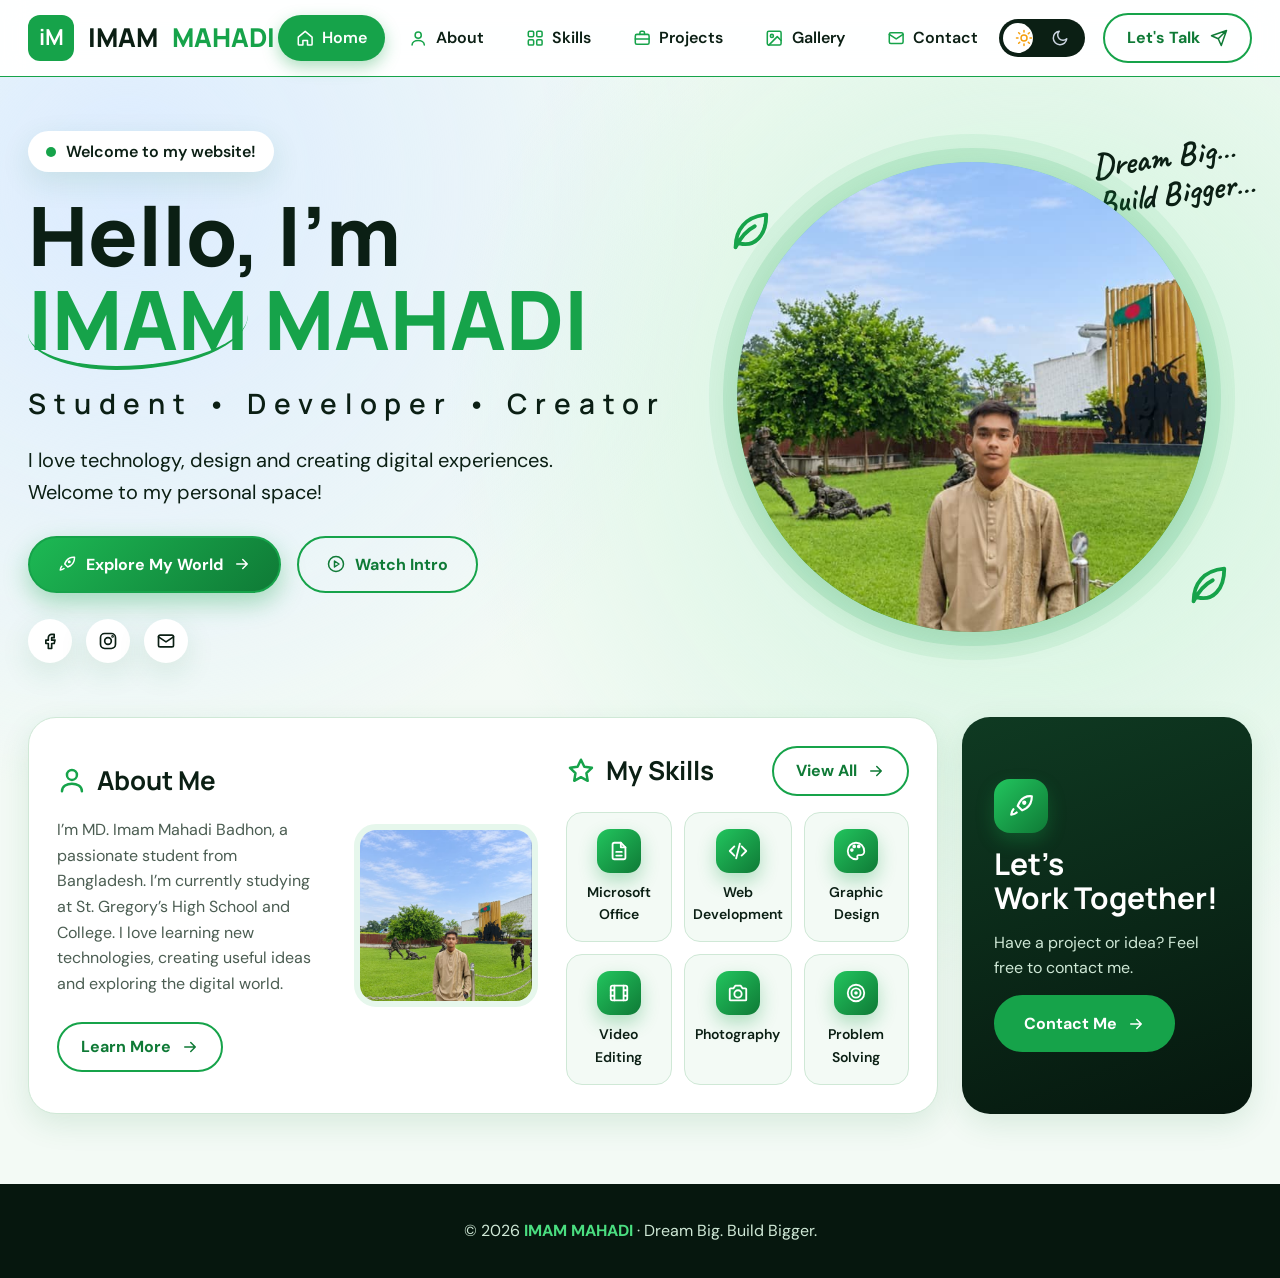
<file: index.html>
<!DOCTYPE html>
<html lang="en"><head><meta charset="UTF-8"><meta name="viewport" content="width=device-width,initial-scale=1">
<title>Home | IMAM MAHADI</title><meta name="description" content="IMAM MAHADI - Student, Developer and Creator from Bangladesh.">
<link rel="icon" href="favicon.svg" type="image/svg+xml">
<link rel="preconnect" href="https://fonts.googleapis.com"><link rel="preconnect" href="https://fonts.gstatic.com" crossorigin>
<link href="https://fonts.googleapis.com/css2?family=Caveat:wght@700&family=DM+Sans:wght@400;500;700&family=Manrope:wght@500;600;700;800&display=swap" rel="stylesheet">
<link rel="stylesheet" href="style.css"><script src="script.js"></script></head><body>
<div id="loader"><span>iM</span></div>
<header><div class="wrap nav"><a href="index.html" class="logo"><b>iM</b>IMAM <em>MAHADI</em></a>
<nav id="menu"><ul><li><a href="index.html" class="on"><svg class="ic " viewBox="0 0 24 24" aria-hidden="true"><path d="M3 10.5 12 3l9 7.5V20a1 1 0 0 1-1 1h-5v-6H9v6H4a1 1 0 0 1-1-1z"/></svg> Home</a></li><li><a href="about.html" class=""><svg class="ic " viewBox="0 0 24 24" aria-hidden="true"><circle cx="12" cy="8" r="4"/><path d="M4 21c0-4 4-6 8-6s8 2 8 6"/></svg> About</a></li><li><a href="skills.html" class=""><svg class="ic " viewBox="0 0 24 24" aria-hidden="true"><rect x="3" y="3" width="7" height="7" rx="1.5"/><rect x="14" y="3" width="7" height="7" rx="1.5"/><rect x="3" y="14" width="7" height="7" rx="1.5"/><rect x="14" y="14" width="7" height="7" rx="1.5"/></svg> Skills</a></li><li><a href="projects.html" class=""><svg class="ic " viewBox="0 0 24 24" aria-hidden="true"><rect x="3" y="7" width="18" height="13" rx="2"/><path d="M9 7V5a2 2 0 0 1 2-2h2a2 2 0 0 1 2 2v2M3 13h18"/></svg> Projects</a></li><li><a href="gallery.html" class=""><svg class="ic " viewBox="0 0 24 24" aria-hidden="true"><rect x="3" y="3" width="18" height="18" rx="2"/><circle cx="9" cy="9" r="2"/><path d="m21 15-5-5L5 21"/></svg> Gallery</a></li><li><a href="contact.html" class=""><svg class="ic " viewBox="0 0 24 24" aria-hidden="true"><rect x="3" y="5" width="18" height="14" rx="2"/><path d="m3 7 9 6 9-6"/></svg> Contact</a></li></ul></nav>
<div class="right"><button class="tog" id="tog" aria-label="Toggle theme"><span class="sun"><svg class="ic " viewBox="0 0 24 24" aria-hidden="true"><circle cx="12" cy="12" r="4"/><path d="M12 2v2M12 20v2M4.9 4.9l1.4 1.4M17.7 17.7l1.4 1.4M2 12h2M20 12h2M4.9 19.1l1.4-1.4M17.7 6.3l1.4-1.4"/></svg></span><span class="moon"><svg class="ic " viewBox="0 0 24 24" aria-hidden="true"><path d="M21 13A9 9 0 1 1 11 3a7 7 0 0 0 10 10z"/></svg></span></button><a href="contact.html" class="btn sm">Let's Talk <svg class="ic " viewBox="0 0 24 24" aria-hidden="true"><path d="m22 2-11 11M22 2l-7 20-4-9-9-4z"/></svg></a><button class="burger" id="burger" aria-label="Menu"><svg class="ic " viewBox="0 0 24 24" aria-hidden="true"><path d="M4 6h16M4 12h16M4 18h16"/></svg></button></div></div></header>
<section class="hero"><div class="wrap"><div class="hero-grid">
<div><span class="pill"><i></i>Welcome to my website!</span>
<h1>Hello, I’m<br><em>IMAM</em> <span style="color:var(--g)">MAHADI</span></h1>
<div class="role">Student • Developer • Creator</div>
<p class="lead">I love technology, design and creating digital experiences. Welcome to my personal space!</p>
<div class="btns"><a class="btn fill" href="projects.html"><svg class="ic " viewBox="0 0 24 24" aria-hidden="true"><path d="M5 15c-1.5 1.5-2 5-2 5s3.5-.5 5-2M12 15l-3-3a22 22 0 0 1 2-4 12 12 0 0 1 11-5c0 3-1 8-5 11a22 22 0 0 1-4 2z"/><circle cx="15" cy="9" r="1"/></svg> Explore My World <svg class="ic " viewBox="0 0 24 24" aria-hidden="true"><path d="M5 12h14m-6-6 6 6-6 6"/></svg></a><a class="btn" href="about.html"><svg class="ic " viewBox="0 0 24 24" aria-hidden="true"><circle cx="12" cy="12" r="10"/><path d="m10 8 6 4-6 4z"/></svg> Watch Intro</a></div>
<div class="soc"><a href="https://facebook.com/share/1BtFcxDUUe/" target="_blank" rel="noopener" aria-label="Facebook"><svg class="ic " viewBox="0 0 24 24" aria-hidden="true"><path d="M14 8h3V4h-3a4 4 0 0 0-4 4v3H7v4h3v6h4v-6h3l1-4h-4V8z"/></svg></a><a href="https://instagram.com/_silencer_475" target="_blank" rel="noopener" aria-label="Instagram"><svg class="ic " viewBox="0 0 24 24" aria-hidden="true"><rect x="3" y="3" width="18" height="18" rx="5"/><circle cx="12" cy="12" r="4"/><circle cx="17.5" cy="6.5" r=".6"/></svg></a><a href="mailto:imammahadi4758@gmail.com" aria-label="Email"><svg class="ic " viewBox="0 0 24 24" aria-hidden="true"><rect x="3" y="5" width="18" height="14" rx="2"/><path d="m3 7 9 6 9-6"/></svg></a></div></div>
<div class="photo"><div class="quote">Dream Big…<br>Build Bigger…</div><span class="leaf" style="left:6%;top:12%"><svg class="ic " viewBox="0 0 24 24" aria-hidden="true"><path d="M5 21c0-9 5-16 16-17 0 11-6 17-14 15M5 21c3-6 6-9 10-11"/></svg></span><span class="leaf" style="right:4%;bottom:14%;animation-delay:1.5s"><svg class="ic " viewBox="0 0 24 24" aria-hidden="true"><path d="M5 21c0-9 5-16 16-17 0 11-6 17-14 15M5 21c3-6 6-9 10-11"/></svg></span>
<div class="circle"><img src="profile.jpg" alt="Imam Mahadi"></div></div></div>
<div class="dash">
<div class="panel big rv"><div><div class="ttl"><h2><svg class="ic " viewBox="0 0 24 24" aria-hidden="true"><circle cx="12" cy="8" r="4"/><path d="M4 21c0-4 4-6 8-6s8 2 8 6"/></svg> About Me</h2></div><p class="mut">I’m MD. Imam Mahadi Badhon, a passionate student from Bangladesh. I’m currently studying at St. Gregory’s High School and College. I love learning new technologies, creating useful ideas and exploring the digital world.</p><br><a class="btn sm" href="about.html">Learn More <svg class="ic " viewBox="0 0 24 24" aria-hidden="true"><path d="M5 12h14m-6-6 6 6-6 6"/></svg></a></div>
<img src="profile.jpg" alt="Mahadi">
<div><div class="ttl"><h2><svg class="ic " viewBox="0 0 24 24" aria-hidden="true"><path d="m12 3 2.7 5.6 6.1.9-4.4 4.3 1 6.1L12 17l-5.4 2.9 1-6.1L3.2 9.5l6.1-.9z"/></svg> My Skills</h2><a class="btn sm" href="skills.html">View All <svg class="ic " viewBox="0 0 24 24" aria-hidden="true"><path d="M5 12h14m-6-6 6 6-6 6"/></svg></a></div><div class="sk6"><div><span class="bdg sm"><svg class="ic " viewBox="0 0 24 24" aria-hidden="true"><path d="M14 3H7a2 2 0 0 0-2 2v14a2 2 0 0 0 2 2h10a2 2 0 0 0 2-2V8z"/><path d="M14 3v5h5M9 13h6M9 17h6"/></svg></span>Microsoft Office</div><div><span class="bdg sm"><svg class="ic " viewBox="0 0 24 24" aria-hidden="true"><path d="m8 7-5 5 5 5M16 7l5 5-5 5M14 4l-4 16"/></svg></span>Web Development</div><div><span class="bdg sm"><svg class="ic " viewBox="0 0 24 24" aria-hidden="true"><path d="M12 3a9 9 0 1 0 0 18c1.5 0 2-1 1.5-2-.6-1.2.2-2.5 1.5-2.5H17a4 4 0 0 0 4-4C21 6.5 17 3 12 3z"/><circle cx="7.5" cy="11" r="1"/><circle cx="10" cy="7" r="1"/><circle cx="15" cy="7" r="1"/></svg></span>Graphic Design</div><div><span class="bdg sm"><svg class="ic " viewBox="0 0 24 24" aria-hidden="true"><rect x="3" y="4" width="18" height="16" rx="2"/><path d="M7 4v16M17 4v16M3 9h4M3 15h4M17 9h4M17 15h4"/></svg></span>Video Editing</div><div><span class="bdg sm"><svg class="ic " viewBox="0 0 24 24" aria-hidden="true"><path d="M4 7h3l2-3h6l2 3h3a1 1 0 0 1 1 1v11a1 1 0 0 1-1 1H4a1 1 0 0 1-1-1V8a1 1 0 0 1 1-1z"/><circle cx="12" cy="13" r="4"/></svg></span>Photography</div><div><span class="bdg sm"><svg class="ic " viewBox="0 0 24 24" aria-hidden="true"><circle cx="12" cy="12" r="9"/><circle cx="12" cy="12" r="5"/><circle cx="12" cy="12" r="1"/></svg></span>Problem Solving</div></div></div></div>
<div class="cta rv"><span class="bdg"><svg class="ic " viewBox="0 0 24 24" aria-hidden="true"><path d="M5 15c-1.5 1.5-2 5-2 5s3.5-.5 5-2M12 15l-3-3a22 22 0 0 1 2-4 12 12 0 0 1 11-5c0 3-1 8-5 11a22 22 0 0 1-4 2z"/><circle cx="15" cy="9" r="1"/></svg></span><h2>Let’s<br>Work Together!</h2><p>Have a project or idea? Feel free to contact me.</p><a class="btn" href="contact.html">Contact Me <svg class="ic " viewBox="0 0 24 24" aria-hidden="true"><path d="M5 12h14m-6-6 6 6-6 6"/></svg></a></div>
</div></div></section>
<footer><p>© 2026 <strong>IMAM MAHADI</strong> · Dream Big. Build Bigger.</p></footer></body></html>
</file>
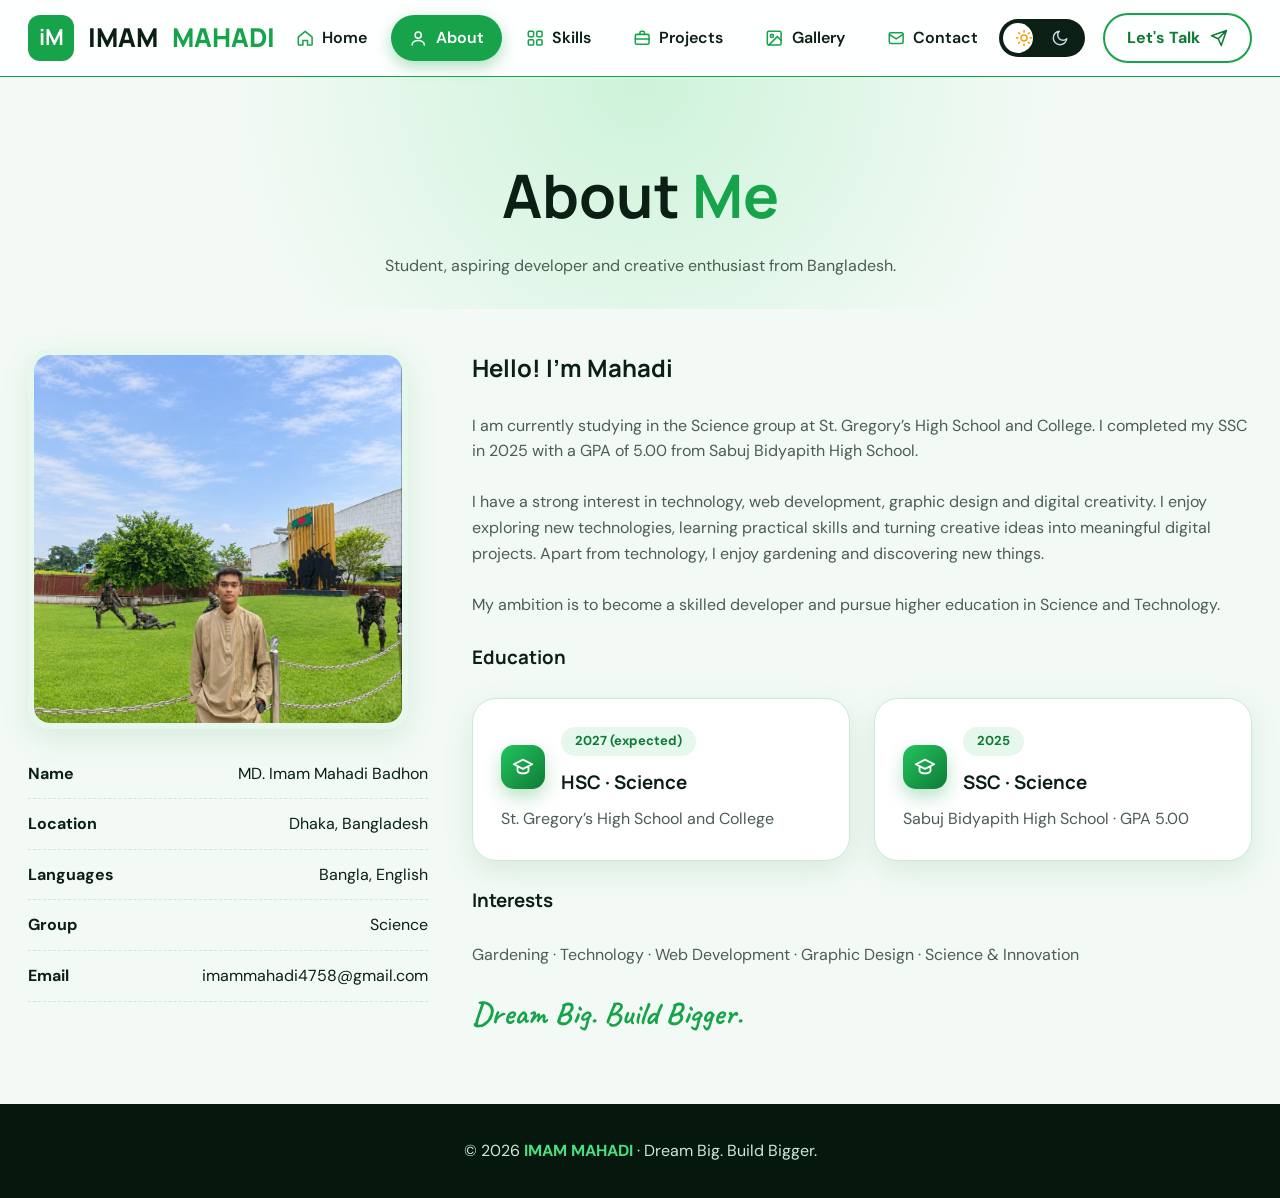
<file: about.html>
<!DOCTYPE html>
<html lang="en"><head><meta charset="UTF-8"><meta name="viewport" content="width=device-width,initial-scale=1">
<title>About | IMAM MAHADI</title><meta name="description" content="IMAM MAHADI - Student, Developer and Creator from Bangladesh.">
<link rel="icon" href="favicon.svg" type="image/svg+xml">
<link rel="preconnect" href="https://fonts.googleapis.com"><link rel="preconnect" href="https://fonts.gstatic.com" crossorigin>
<link href="https://fonts.googleapis.com/css2?family=Caveat:wght@700&family=DM+Sans:wght@400;500;700&family=Manrope:wght@500;600;700;800&display=swap" rel="stylesheet">
<link rel="stylesheet" href="style.css"><script src="script.js"></script><style>
.about-img{display:block;width:100%;max-width:380px;aspect-ratio:1;object-fit:cover;object-position:50% 58%;border-radius:22px;border:6px solid var(--gl);box-shadow:var(--sh)}
.two>*{min-width:0}
@media(min-width:1101px){.two{grid-template-columns:minmax(0,400px) minmax(0,1fr)}}
@media(max-width:1100px){.about-img{margin:0 auto}}
</style>
</head><body>
<div id="loader"><span>iM</span></div>
<header><div class="wrap nav"><a href="index.html" class="logo"><b>iM</b>IMAM <em>MAHADI</em></a>
<nav id="menu"><ul><li><a href="index.html" class=""><svg class="ic " viewBox="0 0 24 24" aria-hidden="true"><path d="M3 10.5 12 3l9 7.5V20a1 1 0 0 1-1 1h-5v-6H9v6H4a1 1 0 0 1-1-1z"/></svg> Home</a></li><li><a href="about.html" class="on"><svg class="ic " viewBox="0 0 24 24" aria-hidden="true"><circle cx="12" cy="8" r="4"/><path d="M4 21c0-4 4-6 8-6s8 2 8 6"/></svg> About</a></li><li><a href="skills.html" class=""><svg class="ic " viewBox="0 0 24 24" aria-hidden="true"><rect x="3" y="3" width="7" height="7" rx="1.5"/><rect x="14" y="3" width="7" height="7" rx="1.5"/><rect x="3" y="14" width="7" height="7" rx="1.5"/><rect x="14" y="14" width="7" height="7" rx="1.5"/></svg> Skills</a></li><li><a href="projects.html" class=""><svg class="ic " viewBox="0 0 24 24" aria-hidden="true"><rect x="3" y="7" width="18" height="13" rx="2"/><path d="M9 7V5a2 2 0 0 1 2-2h2a2 2 0 0 1 2 2v2M3 13h18"/></svg> Projects</a></li><li><a href="gallery.html" class=""><svg class="ic " viewBox="0 0 24 24" aria-hidden="true"><rect x="3" y="3" width="18" height="18" rx="2"/><circle cx="9" cy="9" r="2"/><path d="m21 15-5-5L5 21"/></svg> Gallery</a></li><li><a href="contact.html" class=""><svg class="ic " viewBox="0 0 24 24" aria-hidden="true"><rect x="3" y="5" width="18" height="14" rx="2"/><path d="m3 7 9 6 9-6"/></svg> Contact</a></li></ul></nav>
<div class="right"><button class="tog" id="tog" aria-label="Toggle theme"><span class="sun"><svg class="ic " viewBox="0 0 24 24" aria-hidden="true"><circle cx="12" cy="12" r="4"/><path d="M12 2v2M12 20v2M4.9 4.9l1.4 1.4M17.7 17.7l1.4 1.4M2 12h2M20 12h2M4.9 19.1l1.4-1.4M17.7 6.3l1.4-1.4"/></svg></span><span class="moon"><svg class="ic " viewBox="0 0 24 24" aria-hidden="true"><path d="M21 13A9 9 0 1 1 11 3a7 7 0 0 0 10 10z"/></svg></span></button><a href="contact.html" class="btn sm">Let's Talk <svg class="ic " viewBox="0 0 24 24" aria-hidden="true"><path d="m22 2-11 11M22 2l-7 20-4-9-9-4z"/></svg></a><button class="burger" id="burger" aria-label="Menu"><svg class="ic " viewBox="0 0 24 24" aria-hidden="true"><path d="M4 6h16M4 12h16M4 18h16"/></svg></button></div></div></header>
<div class="page-head"><div class="wrap"><h1>About <em>Me</em></h1><p>Student, aspiring developer and creative enthusiast from Bangladesh.</p></div></div><section class="s"><div class="wrap two">
<div class="rv"><img class="about-img" src="profile.jpg" alt="Imam Mahadi"><ul class="info" style="margin-top:20px">
<li><b>Name</b><span>MD. Imam Mahadi Badhon</span></li><li><b>Location</b><span>Dhaka, Bangladesh</span></li><li><b>Languages</b><span>Bangla, English</span></li><li><b>Group</b><span>Science</span></li><li><b>Email</b><span>imammahadi4758@gmail.com</span></li></ul></div>
<div class="rv"><h2>Hello! I’m Mahadi</h2><br><p class="mut">I am currently studying in the Science group at St. Gregory’s High School and College. I completed my SSC in 2025 with a GPA of 5.00 from Sabuj Bidyapith High School.</p><br>
<p class="mut">I have a strong interest in technology, web development, graphic design and digital creativity. I enjoy exploring new technologies, learning practical skills and turning creative ideas into meaningful digital projects. Apart from technology, I enjoy gardening and discovering new things.</p><br>
<p class="mut">My ambition is to become a skilled developer and pursue higher education in Science and Technology.</p><br>
<h3>Education</h3><br><div class="grid">
<div class="card"><div class="row"><span class="bdg sm"><svg class="ic " viewBox="0 0 24 24" aria-hidden="true"><path d="m2 9 10-5 10 5-10 5zM6 11v5c0 1.5 3 3 6 3s6-1.5 6-3v-5"/></svg></span><div><span class="tag">2027 (expected)</span><h3>HSC · Science</h3></div></div><p>St. Gregory’s High School and College</p></div>
<div class="card"><div class="row"><span class="bdg sm"><svg class="ic " viewBox="0 0 24 24" aria-hidden="true"><path d="m2 9 10-5 10 5-10 5zM6 11v5c0 1.5 3 3 6 3s6-1.5 6-3v-5"/></svg></span><div><span class="tag">2025</span><h3>SSC · Science</h3></div></div><p>Sabuj Bidyapith High School · GPA 5.00</p></div></div><br>
<h3>Interests</h3><br><p class="mut">Gardening · Technology · Web Development · Graphic Design · Science &amp; Innovation</p><br>
<p style="font:700 32px Caveat;color:var(--g)">Dream Big. Build Bigger.</p></div></div></section>
<footer><p>© 2026 <strong>IMAM MAHADI</strong> · Dream Big. Build Bigger.</p></footer></body></html>
</file>
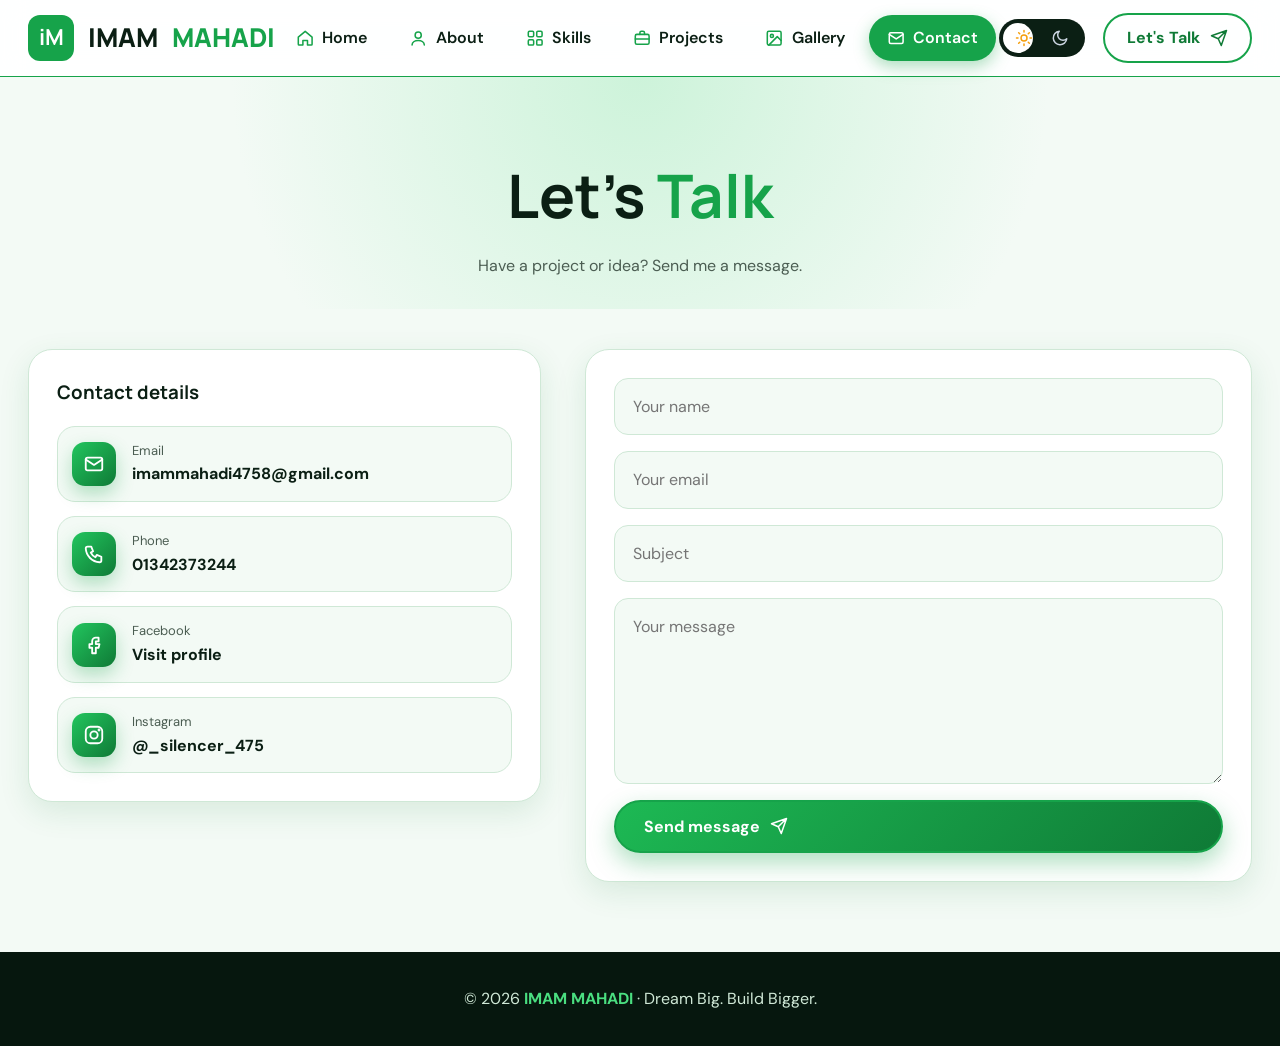
<file: contact.html>
<!DOCTYPE html>
<html lang="en"><head><meta charset="UTF-8"><meta name="viewport" content="width=device-width,initial-scale=1">
<title>Contact | IMAM MAHADI</title><meta name="description" content="IMAM MAHADI - Student, Developer and Creator from Bangladesh.">
<link rel="icon" href="favicon.svg" type="image/svg+xml">
<link rel="preconnect" href="https://fonts.googleapis.com"><link rel="preconnect" href="https://fonts.gstatic.com" crossorigin>
<link href="https://fonts.googleapis.com/css2?family=Caveat:wght@700&family=DM+Sans:wght@400;500;700&family=Manrope:wght@500;600;700;800&display=swap" rel="stylesheet">
<link rel="stylesheet" href="style.css"><script src="script.js"></script></head><body>
<div id="loader"><span>iM</span></div>
<header><div class="wrap nav"><a href="index.html" class="logo"><b>iM</b>IMAM <em>MAHADI</em></a>
<nav id="menu"><ul><li><a href="index.html" class=""><svg class="ic " viewBox="0 0 24 24" aria-hidden="true"><path d="M3 10.5 12 3l9 7.5V20a1 1 0 0 1-1 1h-5v-6H9v6H4a1 1 0 0 1-1-1z"/></svg> Home</a></li><li><a href="about.html" class=""><svg class="ic " viewBox="0 0 24 24" aria-hidden="true"><circle cx="12" cy="8" r="4"/><path d="M4 21c0-4 4-6 8-6s8 2 8 6"/></svg> About</a></li><li><a href="skills.html" class=""><svg class="ic " viewBox="0 0 24 24" aria-hidden="true"><rect x="3" y="3" width="7" height="7" rx="1.5"/><rect x="14" y="3" width="7" height="7" rx="1.5"/><rect x="3" y="14" width="7" height="7" rx="1.5"/><rect x="14" y="14" width="7" height="7" rx="1.5"/></svg> Skills</a></li><li><a href="projects.html" class=""><svg class="ic " viewBox="0 0 24 24" aria-hidden="true"><rect x="3" y="7" width="18" height="13" rx="2"/><path d="M9 7V5a2 2 0 0 1 2-2h2a2 2 0 0 1 2 2v2M3 13h18"/></svg> Projects</a></li><li><a href="gallery.html" class=""><svg class="ic " viewBox="0 0 24 24" aria-hidden="true"><rect x="3" y="3" width="18" height="18" rx="2"/><circle cx="9" cy="9" r="2"/><path d="m21 15-5-5L5 21"/></svg> Gallery</a></li><li><a href="contact.html" class="on"><svg class="ic " viewBox="0 0 24 24" aria-hidden="true"><rect x="3" y="5" width="18" height="14" rx="2"/><path d="m3 7 9 6 9-6"/></svg> Contact</a></li></ul></nav>
<div class="right"><button class="tog" id="tog" aria-label="Toggle theme"><span class="sun"><svg class="ic " viewBox="0 0 24 24" aria-hidden="true"><circle cx="12" cy="12" r="4"/><path d="M12 2v2M12 20v2M4.9 4.9l1.4 1.4M17.7 17.7l1.4 1.4M2 12h2M20 12h2M4.9 19.1l1.4-1.4M17.7 6.3l1.4-1.4"/></svg></span><span class="moon"><svg class="ic " viewBox="0 0 24 24" aria-hidden="true"><path d="M21 13A9 9 0 1 1 11 3a7 7 0 0 0 10 10z"/></svg></span></button><a href="contact.html" class="btn sm">Let's Talk <svg class="ic " viewBox="0 0 24 24" aria-hidden="true"><path d="m22 2-11 11M22 2l-7 20-4-9-9-4z"/></svg></a><button class="burger" id="burger" aria-label="Menu"><svg class="ic " viewBox="0 0 24 24" aria-hidden="true"><path d="M4 6h16M4 12h16M4 18h16"/></svg></button></div></div></header>
<div class="page-head"><div class="wrap"><h1>Let’s <em>Talk</em></h1><p>Have a project or idea? Send me a message.</p></div></div><section class="s"><div class="wrap two"><div class="card rv"><h3 style="margin-bottom:18px">Contact details</h3><ul class="ci">
<li><span class="bdg sm"><svg class="ic " viewBox="0 0 24 24" aria-hidden="true"><rect x="3" y="5" width="18" height="14" rx="2"/><path d="m3 7 9 6 9-6"/></svg></span><div><small>Email</small><a href="mailto:imammahadi4758@gmail.com">imammahadi4758@gmail.com</a></div></li>
<li><span class="bdg sm"><svg class="ic " viewBox="0 0 24 24" aria-hidden="true"><path d="M5 4h4l2 5-2.5 1.5a11 11 0 0 0 5 5L15 13l5 2v4a2 2 0 0 1-2 2A16 16 0 0 1 3 6a2 2 0 0 1 2-2z"/></svg></span><div><small>Phone</small><a href="tel:01342373244">01342373244</a></div></li>
<li><span class="bdg sm"><svg class="ic " viewBox="0 0 24 24" aria-hidden="true"><path d="M14 8h3V4h-3a4 4 0 0 0-4 4v3H7v4h3v6h4v-6h3l1-4h-4V8z"/></svg></span><div><small>Facebook</small><a href="https://facebook.com/share/1BtFcxDUUe/" target="_blank" rel="noopener">Visit profile</a></div></li>
<li><span class="bdg sm"><svg class="ic " viewBox="0 0 24 24" aria-hidden="true"><rect x="3" y="3" width="18" height="18" rx="5"/><circle cx="12" cy="12" r="4"/><circle cx="17.5" cy="6.5" r=".6"/></svg></span><div><small>Instagram</small><a href="https://instagram.com/_silencer_475" target="_blank" rel="noopener">@_silencer_475</a></div></li></ul></div>
<form id="cf" class="card rv"><input name="name" placeholder="Your name" required><input name="email" type="email" placeholder="Your email" required><input name="subject" placeholder="Subject"><textarea name="message" rows="6" placeholder="Your message" required></textarea><button class="btn fill" type="submit">Send message <svg class="ic " viewBox="0 0 24 24" aria-hidden="true"><path d="m22 2-11 11M22 2l-7 20-4-9-9-4z"/></svg></button></form></div></section>
<footer><p>© 2026 <strong>IMAM MAHADI</strong> · Dream Big. Build Bigger.</p></footer></body></html>
</file>
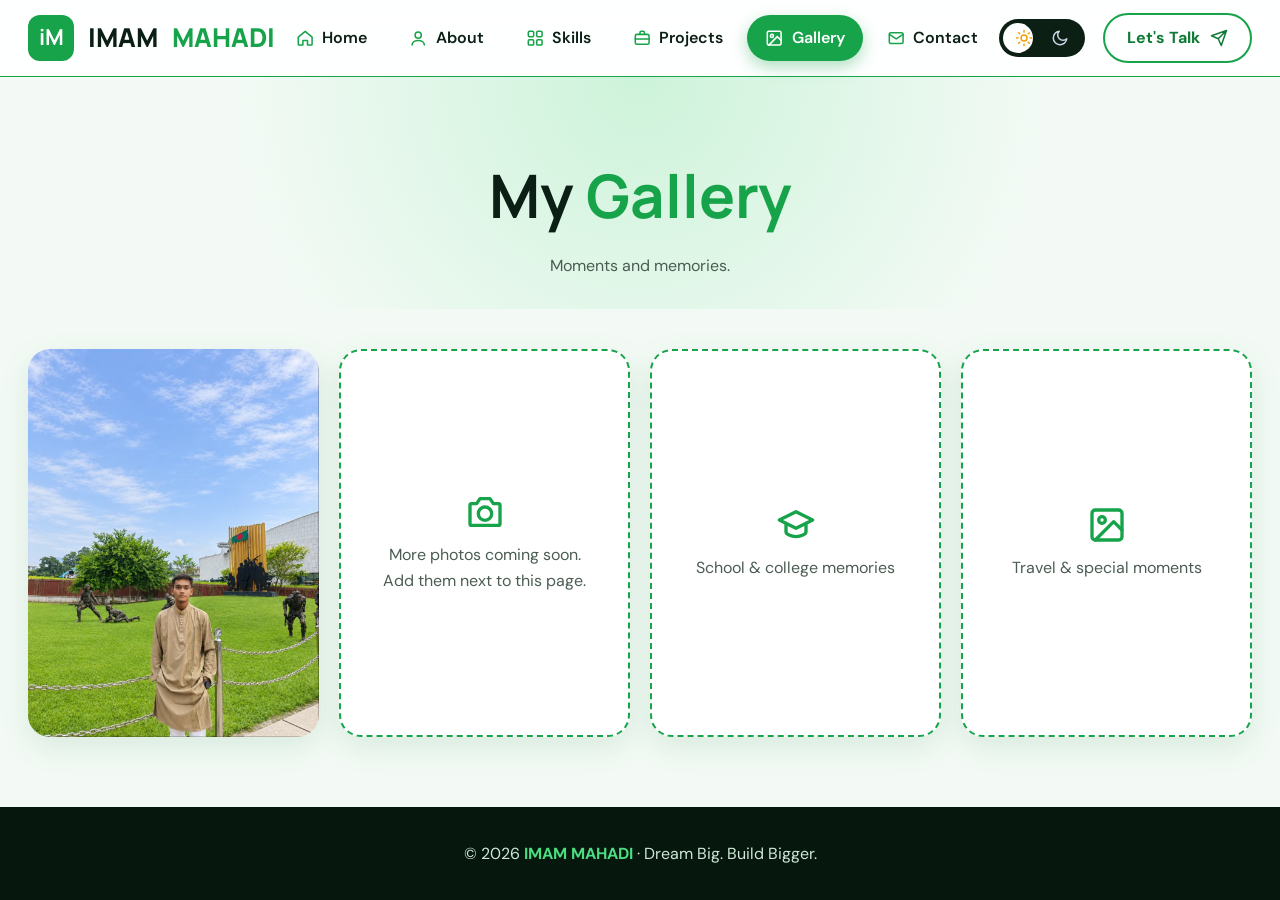
<file: gallery.html>
<!DOCTYPE html>
<html lang="en"><head><meta charset="UTF-8"><meta name="viewport" content="width=device-width,initial-scale=1">
<title>Gallery | IMAM MAHADI</title><meta name="description" content="IMAM MAHADI - Student, Developer and Creator from Bangladesh.">
<link rel="icon" href="favicon.svg" type="image/svg+xml">
<link rel="preconnect" href="https://fonts.googleapis.com"><link rel="preconnect" href="https://fonts.gstatic.com" crossorigin>
<link href="https://fonts.googleapis.com/css2?family=Caveat:wght@700&family=DM+Sans:wght@400;500;700&family=Manrope:wght@500;600;700;800&display=swap" rel="stylesheet">
<link rel="stylesheet" href="style.css"><script src="script.js"></script></head><body>
<div id="loader"><span>iM</span></div>
<header><div class="wrap nav"><a href="index.html" class="logo"><b>iM</b>IMAM <em>MAHADI</em></a>
<nav id="menu"><ul><li><a href="index.html" class=""><svg class="ic " viewBox="0 0 24 24" aria-hidden="true"><path d="M3 10.5 12 3l9 7.5V20a1 1 0 0 1-1 1h-5v-6H9v6H4a1 1 0 0 1-1-1z"/></svg> Home</a></li><li><a href="about.html" class=""><svg class="ic " viewBox="0 0 24 24" aria-hidden="true"><circle cx="12" cy="8" r="4"/><path d="M4 21c0-4 4-6 8-6s8 2 8 6"/></svg> About</a></li><li><a href="skills.html" class=""><svg class="ic " viewBox="0 0 24 24" aria-hidden="true"><rect x="3" y="3" width="7" height="7" rx="1.5"/><rect x="14" y="3" width="7" height="7" rx="1.5"/><rect x="3" y="14" width="7" height="7" rx="1.5"/><rect x="14" y="14" width="7" height="7" rx="1.5"/></svg> Skills</a></li><li><a href="projects.html" class=""><svg class="ic " viewBox="0 0 24 24" aria-hidden="true"><rect x="3" y="7" width="18" height="13" rx="2"/><path d="M9 7V5a2 2 0 0 1 2-2h2a2 2 0 0 1 2 2v2M3 13h18"/></svg> Projects</a></li><li><a href="gallery.html" class="on"><svg class="ic " viewBox="0 0 24 24" aria-hidden="true"><rect x="3" y="3" width="18" height="18" rx="2"/><circle cx="9" cy="9" r="2"/><path d="m21 15-5-5L5 21"/></svg> Gallery</a></li><li><a href="contact.html" class=""><svg class="ic " viewBox="0 0 24 24" aria-hidden="true"><rect x="3" y="5" width="18" height="14" rx="2"/><path d="m3 7 9 6 9-6"/></svg> Contact</a></li></ul></nav>
<div class="right"><button class="tog" id="tog" aria-label="Toggle theme"><span class="sun"><svg class="ic " viewBox="0 0 24 24" aria-hidden="true"><circle cx="12" cy="12" r="4"/><path d="M12 2v2M12 20v2M4.9 4.9l1.4 1.4M17.7 17.7l1.4 1.4M2 12h2M20 12h2M4.9 19.1l1.4-1.4M17.7 6.3l1.4-1.4"/></svg></span><span class="moon"><svg class="ic " viewBox="0 0 24 24" aria-hidden="true"><path d="M21 13A9 9 0 1 1 11 3a7 7 0 0 0 10 10z"/></svg></span></button><a href="contact.html" class="btn sm">Let's Talk <svg class="ic " viewBox="0 0 24 24" aria-hidden="true"><path d="m22 2-11 11M22 2l-7 20-4-9-9-4z"/></svg></a><button class="burger" id="burger" aria-label="Menu"><svg class="ic " viewBox="0 0 24 24" aria-hidden="true"><path d="M4 6h16M4 12h16M4 18h16"/></svg></button></div></div></header>
<div class="page-head"><div class="wrap"><h1>My <em>Gallery</em></h1><p>Moments and memories.</p></div></div><section class="s"><div class="wrap"><div class="gal"><img class="rv" src="profile.jpg" alt="Mahadi"><div class="ph rv"><svg class="ic " viewBox="0 0 24 24" aria-hidden="true"><path d="M4 7h3l2-3h6l2 3h3a1 1 0 0 1 1 1v11a1 1 0 0 1-1 1H4a1 1 0 0 1-1-1V8a1 1 0 0 1 1-1z"/><circle cx="12" cy="13" r="4"/></svg><span>More photos coming soon.<br>Add them next to this page.</span></div><div class="ph rv"><svg class="ic " viewBox="0 0 24 24" aria-hidden="true"><path d="m2 9 10-5 10 5-10 5zM6 11v5c0 1.5 3 3 6 3s6-1.5 6-3v-5"/></svg><span>School &amp; college memories</span></div><div class="ph rv"><svg class="ic " viewBox="0 0 24 24" aria-hidden="true"><rect x="3" y="3" width="18" height="18" rx="2"/><circle cx="9" cy="9" r="2"/><path d="m21 15-5-5L5 21"/></svg><span>Travel &amp; special moments</span></div></div></div></section>
<footer><p>© 2026 <strong>IMAM MAHADI</strong> · Dream Big. Build Bigger.</p></footer></body></html>
</file>
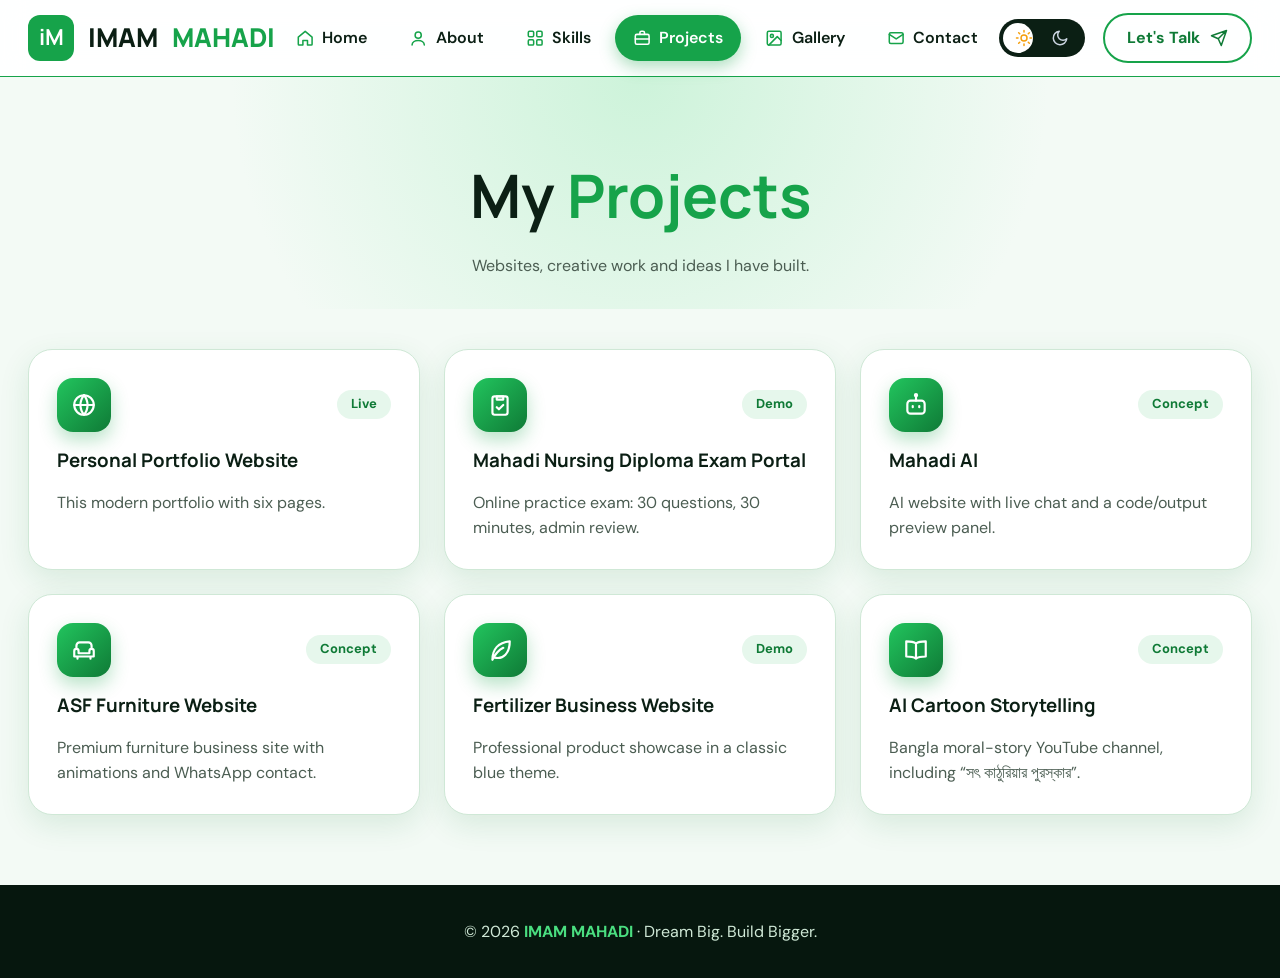
<file: projects.html>
<!DOCTYPE html>
<html lang="en"><head><meta charset="UTF-8"><meta name="viewport" content="width=device-width,initial-scale=1">
<title>Projects | IMAM MAHADI</title><meta name="description" content="IMAM MAHADI - Student, Developer and Creator from Bangladesh.">
<link rel="icon" href="favicon.svg" type="image/svg+xml">
<link rel="preconnect" href="https://fonts.googleapis.com"><link rel="preconnect" href="https://fonts.gstatic.com" crossorigin>
<link href="https://fonts.googleapis.com/css2?family=Caveat:wght@700&family=DM+Sans:wght@400;500;700&family=Manrope:wght@500;600;700;800&display=swap" rel="stylesheet">
<link rel="stylesheet" href="style.css"><script src="script.js"></script></head><body>
<div id="loader"><span>iM</span></div>
<header><div class="wrap nav"><a href="index.html" class="logo"><b>iM</b>IMAM <em>MAHADI</em></a>
<nav id="menu"><ul><li><a href="index.html" class=""><svg class="ic " viewBox="0 0 24 24" aria-hidden="true"><path d="M3 10.5 12 3l9 7.5V20a1 1 0 0 1-1 1h-5v-6H9v6H4a1 1 0 0 1-1-1z"/></svg> Home</a></li><li><a href="about.html" class=""><svg class="ic " viewBox="0 0 24 24" aria-hidden="true"><circle cx="12" cy="8" r="4"/><path d="M4 21c0-4 4-6 8-6s8 2 8 6"/></svg> About</a></li><li><a href="skills.html" class=""><svg class="ic " viewBox="0 0 24 24" aria-hidden="true"><rect x="3" y="3" width="7" height="7" rx="1.5"/><rect x="14" y="3" width="7" height="7" rx="1.5"/><rect x="3" y="14" width="7" height="7" rx="1.5"/><rect x="14" y="14" width="7" height="7" rx="1.5"/></svg> Skills</a></li><li><a href="projects.html" class="on"><svg class="ic " viewBox="0 0 24 24" aria-hidden="true"><rect x="3" y="7" width="18" height="13" rx="2"/><path d="M9 7V5a2 2 0 0 1 2-2h2a2 2 0 0 1 2 2v2M3 13h18"/></svg> Projects</a></li><li><a href="gallery.html" class=""><svg class="ic " viewBox="0 0 24 24" aria-hidden="true"><rect x="3" y="3" width="18" height="18" rx="2"/><circle cx="9" cy="9" r="2"/><path d="m21 15-5-5L5 21"/></svg> Gallery</a></li><li><a href="contact.html" class=""><svg class="ic " viewBox="0 0 24 24" aria-hidden="true"><rect x="3" y="5" width="18" height="14" rx="2"/><path d="m3 7 9 6 9-6"/></svg> Contact</a></li></ul></nav>
<div class="right"><button class="tog" id="tog" aria-label="Toggle theme"><span class="sun"><svg class="ic " viewBox="0 0 24 24" aria-hidden="true"><circle cx="12" cy="12" r="4"/><path d="M12 2v2M12 20v2M4.9 4.9l1.4 1.4M17.7 17.7l1.4 1.4M2 12h2M20 12h2M4.9 19.1l1.4-1.4M17.7 6.3l1.4-1.4"/></svg></span><span class="moon"><svg class="ic " viewBox="0 0 24 24" aria-hidden="true"><path d="M21 13A9 9 0 1 1 11 3a7 7 0 0 0 10 10z"/></svg></span></button><a href="contact.html" class="btn sm">Let's Talk <svg class="ic " viewBox="0 0 24 24" aria-hidden="true"><path d="m22 2-11 11M22 2l-7 20-4-9-9-4z"/></svg></a><button class="burger" id="burger" aria-label="Menu"><svg class="ic " viewBox="0 0 24 24" aria-hidden="true"><path d="M4 6h16M4 12h16M4 18h16"/></svg></button></div></div></header>
<div class="page-head"><div class="wrap"><h1>My <em>Projects</em></h1><p>Websites, creative work and ideas I have built.</p></div></div><section class="s"><div class="wrap"><div class="pg"><div class="card rv"><div class="top"><span class="bdg "><svg class="ic " viewBox="0 0 24 24" aria-hidden="true"><circle cx="12" cy="12" r="9"/><path d="M3 12h18M12 3a14 14 0 0 1 0 18M12 3a14 14 0 0 0 0 18"/></svg></span><span class="tag">Live</span></div><h3>Personal Portfolio Website</h3><p>This modern portfolio with six pages.</p></div><div class="card rv"><div class="top"><span class="bdg "><svg class="ic " viewBox="0 0 24 24" aria-hidden="true"><rect x="5" y="4" width="14" height="17" rx="2"/><path d="M9 4h6v3H9zM9 14l2 2 4-4"/></svg></span><span class="tag">Demo</span></div><h3>Mahadi Nursing Diploma Exam Portal</h3><p>Online practice exam: 30 questions, 30 minutes, admin review.</p></div><div class="card rv"><div class="top"><span class="bdg "><svg class="ic " viewBox="0 0 24 24" aria-hidden="true"><rect x="4" y="8" width="16" height="12" rx="3"/><path d="M12 8V4M9 13v1M15 13v1"/><circle cx="12" cy="3" r="1"/></svg></span><span class="tag">Concept</span></div><h3>Mahadi AI</h3><p>AI website with live chat and a code/output preview panel.</p></div><div class="card rv"><div class="top"><span class="bdg "><svg class="ic " viewBox="0 0 24 24" aria-hidden="true"><path d="M5 11V8a3 3 0 0 1 3-3h8a3 3 0 0 1 3 3v3M3 13a2 2 0 0 1 4 0v2h10v-2a2 2 0 0 1 4 0v5H3zM6 18v2M18 18v2"/></svg></span><span class="tag">Concept</span></div><h3>ASF Furniture Website</h3><p>Premium furniture business site with animations and WhatsApp contact.</p></div><div class="card rv"><div class="top"><span class="bdg "><svg class="ic " viewBox="0 0 24 24" aria-hidden="true"><path d="M5 21c0-9 5-16 16-17 0 11-6 17-14 15M5 21c3-6 6-9 10-11"/></svg></span><span class="tag">Demo</span></div><h3>Fertilizer Business Website</h3><p>Professional product showcase in a classic blue theme.</p></div><div class="card rv"><div class="top"><span class="bdg "><svg class="ic " viewBox="0 0 24 24" aria-hidden="true"><path d="M12 6c-2-1.5-5-2-9-2v14c4 0 7 .5 9 2 2-1.5 5-2 9-2V4c-4 0-7 .5-9 2zM12 6v14"/></svg></span><span class="tag">Concept</span></div><h3>AI Cartoon Storytelling</h3><p>Bangla moral-story YouTube channel, including “সৎ কাঠুরিয়ার পুরস্কার”.</p></div></div></div></section>
<footer><p>© 2026 <strong>IMAM MAHADI</strong> · Dream Big. Build Bigger.</p></footer></body></html>
</file>
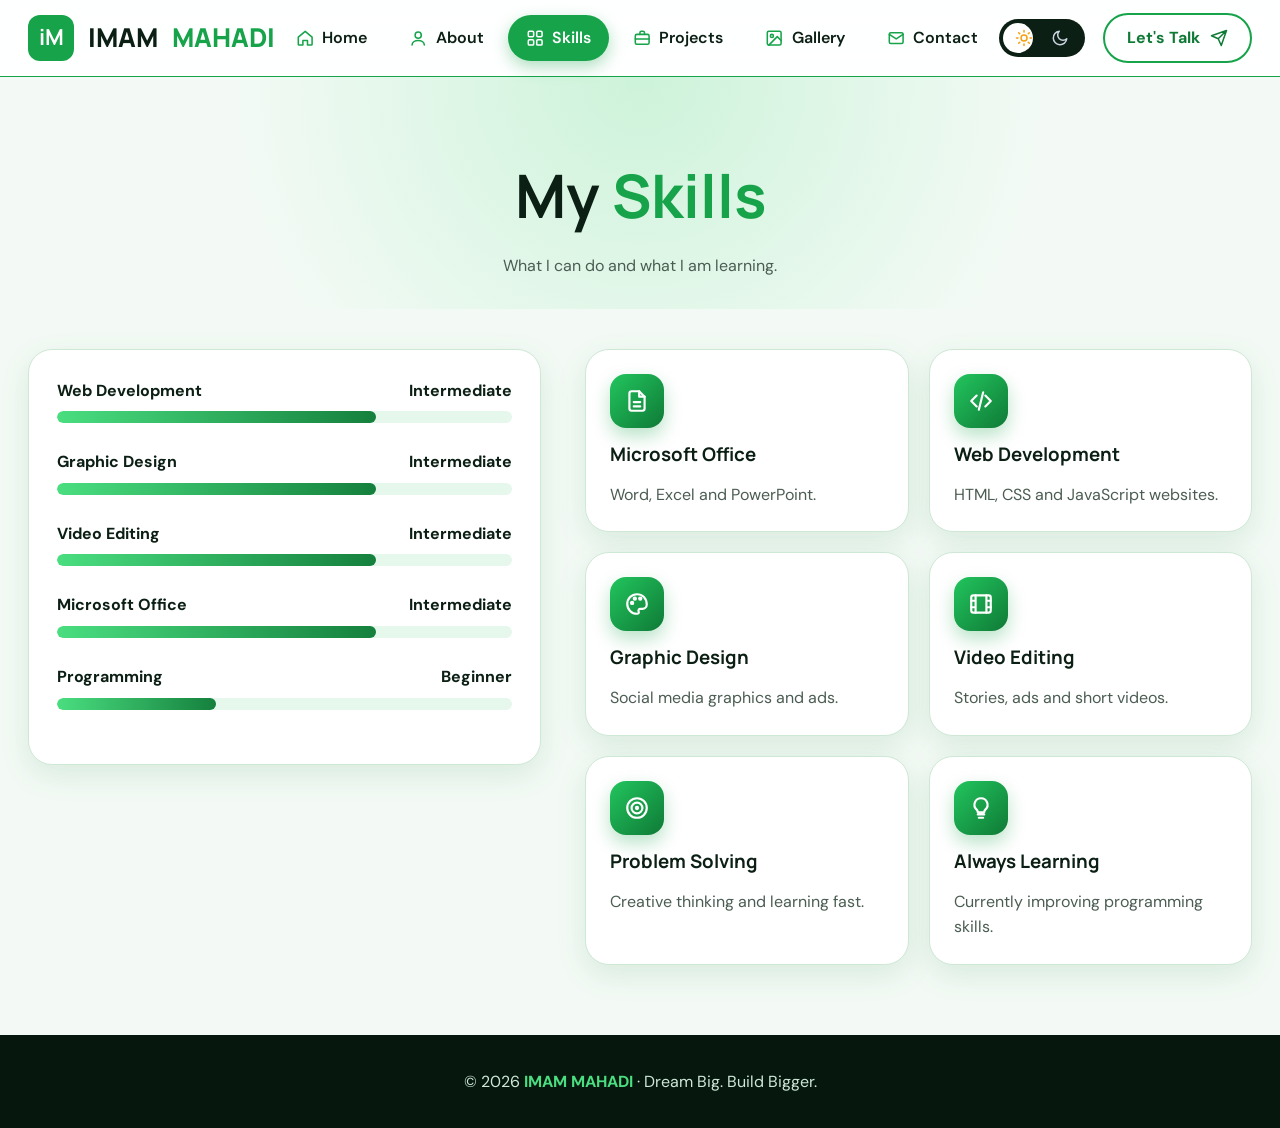
<file: skills.html>
<!DOCTYPE html>
<html lang="en"><head><meta charset="UTF-8"><meta name="viewport" content="width=device-width,initial-scale=1">
<title>Skills | IMAM MAHADI</title><meta name="description" content="IMAM MAHADI - Student, Developer and Creator from Bangladesh.">
<link rel="icon" href="favicon.svg" type="image/svg+xml">
<link rel="preconnect" href="https://fonts.googleapis.com"><link rel="preconnect" href="https://fonts.gstatic.com" crossorigin>
<link href="https://fonts.googleapis.com/css2?family=Caveat:wght@700&family=DM+Sans:wght@400;500;700&family=Manrope:wght@500;600;700;800&display=swap" rel="stylesheet">
<link rel="stylesheet" href="style.css"><script src="script.js"></script></head><body>
<div id="loader"><span>iM</span></div>
<header><div class="wrap nav"><a href="index.html" class="logo"><b>iM</b>IMAM <em>MAHADI</em></a>
<nav id="menu"><ul><li><a href="index.html" class=""><svg class="ic " viewBox="0 0 24 24" aria-hidden="true"><path d="M3 10.5 12 3l9 7.5V20a1 1 0 0 1-1 1h-5v-6H9v6H4a1 1 0 0 1-1-1z"/></svg> Home</a></li><li><a href="about.html" class=""><svg class="ic " viewBox="0 0 24 24" aria-hidden="true"><circle cx="12" cy="8" r="4"/><path d="M4 21c0-4 4-6 8-6s8 2 8 6"/></svg> About</a></li><li><a href="skills.html" class="on"><svg class="ic " viewBox="0 0 24 24" aria-hidden="true"><rect x="3" y="3" width="7" height="7" rx="1.5"/><rect x="14" y="3" width="7" height="7" rx="1.5"/><rect x="3" y="14" width="7" height="7" rx="1.5"/><rect x="14" y="14" width="7" height="7" rx="1.5"/></svg> Skills</a></li><li><a href="projects.html" class=""><svg class="ic " viewBox="0 0 24 24" aria-hidden="true"><rect x="3" y="7" width="18" height="13" rx="2"/><path d="M9 7V5a2 2 0 0 1 2-2h2a2 2 0 0 1 2 2v2M3 13h18"/></svg> Projects</a></li><li><a href="gallery.html" class=""><svg class="ic " viewBox="0 0 24 24" aria-hidden="true"><rect x="3" y="3" width="18" height="18" rx="2"/><circle cx="9" cy="9" r="2"/><path d="m21 15-5-5L5 21"/></svg> Gallery</a></li><li><a href="contact.html" class=""><svg class="ic " viewBox="0 0 24 24" aria-hidden="true"><rect x="3" y="5" width="18" height="14" rx="2"/><path d="m3 7 9 6 9-6"/></svg> Contact</a></li></ul></nav>
<div class="right"><button class="tog" id="tog" aria-label="Toggle theme"><span class="sun"><svg class="ic " viewBox="0 0 24 24" aria-hidden="true"><circle cx="12" cy="12" r="4"/><path d="M12 2v2M12 20v2M4.9 4.9l1.4 1.4M17.7 17.7l1.4 1.4M2 12h2M20 12h2M4.9 19.1l1.4-1.4M17.7 6.3l1.4-1.4"/></svg></span><span class="moon"><svg class="ic " viewBox="0 0 24 24" aria-hidden="true"><path d="M21 13A9 9 0 1 1 11 3a7 7 0 0 0 10 10z"/></svg></span></button><a href="contact.html" class="btn sm">Let's Talk <svg class="ic " viewBox="0 0 24 24" aria-hidden="true"><path d="m22 2-11 11M22 2l-7 20-4-9-9-4z"/></svg></a><button class="burger" id="burger" aria-label="Menu"><svg class="ic " viewBox="0 0 24 24" aria-hidden="true"><path d="M4 6h16M4 12h16M4 18h16"/></svg></button></div></div></header>
<div class="page-head"><div class="wrap"><h1>My <em>Skills</em></h1><p>What I can do and what I am learning.</p></div></div><section class="s"><div class="wrap two"><div class="card rv"><div class="bar"><div class="t"><span>Web Development</span><span>Intermediate</span></div><div class="tr"><i data-w="70"></i></div></div><div class="bar"><div class="t"><span>Graphic Design</span><span>Intermediate</span></div><div class="tr"><i data-w="70"></i></div></div><div class="bar"><div class="t"><span>Video Editing</span><span>Intermediate</span></div><div class="tr"><i data-w="70"></i></div></div><div class="bar"><div class="t"><span>Microsoft Office</span><span>Intermediate</span></div><div class="tr"><i data-w="70"></i></div></div><div class="bar"><div class="t"><span>Programming</span><span>Beginner</span></div><div class="tr"><i data-w="35"></i></div></div></div><div class="sg rv"><div class="card"><span class="bdg "><svg class="ic " viewBox="0 0 24 24" aria-hidden="true"><path d="M14 3H7a2 2 0 0 0-2 2v14a2 2 0 0 0 2 2h10a2 2 0 0 0 2-2V8z"/><path d="M14 3v5h5M9 13h6M9 17h6"/></svg></span><h3>Microsoft Office</h3><p>Word, Excel and PowerPoint.</p></div><div class="card"><span class="bdg "><svg class="ic " viewBox="0 0 24 24" aria-hidden="true"><path d="m8 7-5 5 5 5M16 7l5 5-5 5M14 4l-4 16"/></svg></span><h3>Web Development</h3><p>HTML, CSS and JavaScript websites.</p></div><div class="card"><span class="bdg "><svg class="ic " viewBox="0 0 24 24" aria-hidden="true"><path d="M12 3a9 9 0 1 0 0 18c1.5 0 2-1 1.5-2-.6-1.2.2-2.5 1.5-2.5H17a4 4 0 0 0 4-4C21 6.5 17 3 12 3z"/><circle cx="7.5" cy="11" r="1"/><circle cx="10" cy="7" r="1"/><circle cx="15" cy="7" r="1"/></svg></span><h3>Graphic Design</h3><p>Social media graphics and ads.</p></div><div class="card"><span class="bdg "><svg class="ic " viewBox="0 0 24 24" aria-hidden="true"><rect x="3" y="4" width="18" height="16" rx="2"/><path d="M7 4v16M17 4v16M3 9h4M3 15h4M17 9h4M17 15h4"/></svg></span><h3>Video Editing</h3><p>Stories, ads and short videos.</p></div><div class="card"><span class="bdg "><svg class="ic " viewBox="0 0 24 24" aria-hidden="true"><circle cx="12" cy="12" r="9"/><circle cx="12" cy="12" r="5"/><circle cx="12" cy="12" r="1"/></svg></span><h3>Problem Solving</h3><p>Creative thinking and learning fast.</p></div><div class="card"><span class="bdg "><svg class="ic " viewBox="0 0 24 24" aria-hidden="true"><path d="M9 18h6M10 21h4M12 3a6 6 0 0 0-4 10.5c.8.8 1 1.5 1 2.5h6c0-1 .2-1.7 1-2.5A6 6 0 0 0 12 3z"/></svg></span><h3>Always Learning</h3><p>Currently improving programming skills.</p></div></div></div></section>
<footer><p>© 2026 <strong>IMAM MAHADI</strong> · Dream Big. Build Bigger.</p></footer></body></html>
</file>
<file: style.css>
:root{--g:#16a34a;--gd:#0f7a36;--gl:#e6f7ec;--ink:#0b1f14;--bg:#f3faf5;--card:#fff;--mut:#4b5d52;--line:#cfe8d6;--sh:0 10px 30px rgba(22,120,60,.12)}
[data-theme=dark]{--ink:#eaf7ee;--bg:#07120c;--card:#0f2217;--mut:#9db7a6;--line:#1d3b29;--gl:#12301f;--sh:0 10px 30px rgba(0,0,0,.4)}
*{box-sizing:border-box;margin:0;padding:0}
html{scroll-behavior:smooth}
body{font-family:'DM Sans',sans-serif;background:var(--bg);color:var(--ink);line-height:1.6;overflow-x:hidden}
h1,h2,h3,.logo{font-family:'Manrope',sans-serif}
a{color:inherit;text-decoration:none}
.wrap{max-width:1320px;margin:0 auto;padding:0 28px}
#loader{position:fixed;inset:0;background:var(--bg);display:grid;place-items:center;z-index:999;transition:opacity .6s,visibility .6s}
#loader.hide{opacity:0;visibility:hidden}
#loader span{font:800 54px Manrope;color:var(--g);animation:pulse 1s infinite alternate}
@keyframes pulse{to{transform:scale(1.15);opacity:.6}}
header{position:sticky;top:0;z-index:50;background:color-mix(in srgb,var(--card) 92%,transparent);backdrop-filter:blur(12px);border-bottom:1px solid var(--g)}
.nav{display:flex;align-items:center;justify-content:space-between;height:76px}
.logo{display:flex;align-items:center;gap:14px;font-weight:800;font-size:26px}
.logo b{display:grid;place-items:center;width:46px;height:46px;border-radius:12px;background:var(--g);color:#fff;font-size:22px}
.logo em{font-style:normal;color:var(--g)}
nav ul{display:flex;gap:6px;list-style:none}
nav a{display:flex;gap:8px;align-items:center;padding:10px 18px;border-radius:999px;font-weight:600;transition:.25s}
nav a:hover{background:var(--gl)}
nav a.on{background:var(--g);color:#fff;box-shadow:0 6px 16px rgba(22,163,74,.35)}
.right{display:flex;align-items:center;gap:18px}
.tog{width:86px;height:38px;border-radius:999px;background:#0b1f14;border:0;position:relative;cursor:pointer;display:flex;align-items:center;justify-content:space-between;padding:0 10px;font-size:16px}
.tog::after{content:"";position:absolute;left:4px;top:4px;width:30px;height:30px;border-radius:50%;background:#fff;transition:.3s}
[data-theme=dark] .tog::after{left:52px}
.btn{display:inline-flex;align-items:center;gap:10px;padding:14px 28px;border-radius:999px;font-weight:700;border:2px solid var(--g);transition:.25s;cursor:pointer;font-size:16px;background:transparent;color:var(--gd);font-family:inherit}
[data-theme=dark] .btn{color:#7be29c}
.btn.fill{background:linear-gradient(135deg,#1db954,#0f7a36);color:#fff;box-shadow:0 10px 24px rgba(22,163,74,.35)}
.btn.sm{padding:10px 22px}
.btn:hover{transform:translateY(-3px)}
.burger{display:none;background:none;border:0;font-size:28px;cursor:pointer;color:var(--ink)}
.hero{position:relative;background:radial-gradient(circle at 80% 30%,#cdf3da 0,transparent 45%),radial-gradient(circle at 10% 10%,#dcecff 0,transparent 40%),var(--bg);padding:50px 0 0}
[data-theme=dark] .hero{background:radial-gradient(circle at 80% 30%,#0f3a22 0,transparent 45%),var(--bg)}
.pill{display:inline-flex;gap:10px;align-items:center;background:var(--card);padding:8px 18px;border-radius:999px;font-weight:600;box-shadow:var(--sh)}
.pill i{width:10px;height:10px;border-radius:50%;background:var(--g)}
.hero h1{font-size:clamp(46px,6.4vw,88px);line-height:1.02;font-weight:800;margin:22px 0 14px}
.hero h1 em{font-style:normal;color:var(--g);display:inline-block;border-bottom:4px solid var(--g);border-radius:0 0 60% 40%;padding-bottom:4px}
.role{font:600 28px Manrope;letter-spacing:.28em;margin-bottom:22px}
.hero p.lead{font-size:20px;max-width:560px;margin-bottom:28px}
.btns{display:flex;gap:16px;flex-wrap:wrap;margin-bottom:26px}
.soc{display:flex;gap:14px}
.soc a{width:44px;height:44px;border-radius:50%;background:var(--card);display:grid;place-items:center;box-shadow:var(--sh);font-weight:800;transition:.25s}
.soc a:hover{background:var(--g);color:#fff;transform:translateY(-4px)}
.circle{position:relative;width:min(470px,90%);aspect-ratio:1;border-radius:50%;overflow:hidden;background:linear-gradient(160deg,#7be29c,#16a34a);box-shadow:0 0 0 14px rgba(22,163,74,.12),0 0 0 28px rgba(22,163,74,.07),var(--sh)}
.circle img{width:100%;height:100%;object-fit:cover;object-position:50% 70%;transform:scale(1.5);transform-origin:50% 60%}
.quote{position:absolute;right:0;top:10px;font:700 34px Caveat,cursive;transform:rotate(-8deg);line-height:1.1;text-align:left}
.leaf{position:absolute;font-size:46px;animation:fl 5s ease-in-out infinite alternate}
@keyframes fl{to{transform:translateY(-16px) rotate(18deg)}}
.panel{background:var(--card);border-radius:28px;box-shadow:var(--sh);padding:28px;border:1px solid var(--line)}
.ttl{display:flex;justify-content:space-between;align-items:center;margin-bottom:16px}
.ttl h2{font-size:26px}
.page-head{padding:70px 0 30px;text-align:center;background:radial-gradient(circle at 50% 0,#cdf3da,transparent 60%)}
[data-theme=dark] .page-head{background:radial-gradient(circle at 50% 0,#0f3a22,transparent 60%)}
.page-head h1{font-size:clamp(36px,5vw,60px)}
.page-head h1 em{font-style:normal;color:var(--g)}
.page-head p{color:var(--mut);max-width:620px;margin:10px auto 0}
section.s{padding:40px 0 70px}
.grid{display:grid;grid-template-columns:repeat(auto-fit,minmax(280px,1fr));gap:24px}
.card{background:var(--card);border:1px solid var(--line);border-radius:24px;padding:28px;box-shadow:var(--sh);transition:.3s}
.card h3{margin-bottom:8px}
.card p,.mut{color:var(--mut)}
.tag{display:inline-block;background:var(--gl);color:var(--gd);padding:4px 14px;border-radius:999px;font-size:13px;font-weight:700;margin-bottom:12px}
[data-theme=dark] .tag{color:#7be29c}
.two{display:grid;grid-template-columns:1fr 1.3fr;gap:44px;align-items:start}
.info{list-style:none}
.info li{display:flex;justify-content:space-between;gap:16px;padding:12px 0;border-bottom:1px dashed var(--line)}
.info b{font-weight:700}
.bar{margin-bottom:26px}
.bar div.t{display:flex;justify-content:space-between;font-weight:700;margin-bottom:8px}
.bar .tr{height:12px;border-radius:99px;background:var(--gl);overflow:hidden}
.bar .tr i{display:block;height:100%;width:0;border-radius:99px;background:linear-gradient(90deg,#4ade80,#15803d);transition:width 1.4s cubic-bezier(.2,.8,.2,1)}
.gal{display:grid;grid-template-columns:repeat(auto-fill,minmax(250px,1fr));gap:20px}
.gal img,.gal .ph{width:100%;aspect-ratio:3/4;object-fit:cover;border-radius:22px;box-shadow:var(--sh)}
form{display:grid;gap:16px}
input,textarea{width:100%;padding:15px 18px;border-radius:14px;border:1px solid var(--line);background:var(--bg);color:var(--ink);font:inherit}
input:focus,textarea:focus{outline:2px solid var(--g)}
footer{background:#06170e;color:#cfe8d6;text-align:center;padding:34px 20px}
footer strong{color:#4ade80}
.rv{opacity:0;transform:translateY(30px);transition:.8s}
.rv.in{opacity:1;transform:none}
@media(prefers-reduced-motion:reduce){*{animation:none!important;transition:none!important}}

.ic{width:1.15em;height:1.15em;stroke:currentColor;fill:none;stroke-width:2;stroke-linecap:round;stroke-linejoin:round;vertical-align:-.2em;flex:none}
.bdg{width:54px;height:54px;border-radius:16px;background:linear-gradient(135deg,#22c55e,#0f7a36);color:#fff;display:grid;place-items:center;box-shadow:0 8px 18px rgba(22,163,74,.3);flex:none}
.bdg .ic{width:26px;height:26px}
.bdg.sm{width:44px;height:44px;border-radius:13px}.bdg.sm .ic{width:22px;height:22px}
.tog span{position:relative;z-index:1;display:grid;place-items:center;width:30px;height:30px}
.tog .sun{color:#f59e0b}.tog .moon{color:#cbd5e1}
.tog .ic{width:18px;height:18px}
nav a .ic{color:var(--g)}nav a.on .ic{color:#fff}
.btn .ic{width:18px;height:18px}
.soc a .ic{width:20px;height:20px}
.hero{padding:50px 0 10px}
.hero-grid{display:grid;grid-template-columns:1.15fr 1fr;gap:20px;align-items:center;padding-bottom:20px}
.photo{position:relative;display:grid;place-items:center;height:540px}
.leaf{position:absolute;color:var(--g);width:46px;height:46px;animation:fl 5s ease-in-out infinite alternate}
.leaf .ic{width:100%;height:100%}
.dash{display:grid;grid-template-columns:1fr 290px;gap:24px;margin:30px 0 60px;position:relative;align-items:stretch}
.big{display:grid;grid-template-columns:1.1fr .75fr 1.4fr;gap:28px;align-items:center}
.big img{width:100%;border-radius:22px;border:6px solid var(--gl);aspect-ratio:1;object-fit:cover;object-position:50% 55%}
.big .ttl h2{display:flex;align-items:center;gap:10px}
.big .ttl h2 .ic{color:var(--g)}
.sk6{display:grid;grid-template-columns:repeat(3,1fr);gap:12px}
.sk6 div{background:var(--bg);border:1px solid var(--line);border-radius:16px;padding:16px 8px;text-align:center;font-weight:600;font-size:14px;transition:.25s;display:flex;flex-direction:column;align-items:center;gap:8px}
.sk6 div:hover{transform:translateY(-5px);box-shadow:var(--sh)}
.cta{background:linear-gradient(160deg,#0f3a22,#06170e);color:#fff;border-radius:28px;padding:32px;display:flex;flex-direction:column;justify-content:center;gap:14px;box-shadow:var(--sh)}
.cta h2{font-size:30px;line-height:1.15}.cta p{color:#cfe8d6}
.cta .btn{align-self:flex-start;background:var(--g);color:#fff}
.card:hover{transform:translateY(-6px)}
.row{display:flex;align-items:center;gap:16px}
.pg{display:grid;grid-template-columns:repeat(3,1fr);gap:24px;align-items:stretch}
.pg .card{display:flex;flex-direction:column;gap:14px}
.pg .top{display:flex;justify-content:space-between;align-items:center}
.pg .tag{margin:0}
.sg{display:grid;grid-template-columns:repeat(2,1fr);gap:20px}
.sg .card{display:flex;flex-direction:column;gap:12px;padding:24px}
.sg h3,.pg h3{margin:0}
.ci{list-style:none;display:grid;gap:14px}
.ci li{display:flex;align-items:center;gap:16px;padding:14px;border:1px solid var(--line);border-radius:18px;background:var(--bg);transition:.25s}
.ci li:hover{transform:translateX(6px);border-color:var(--g)}
.ci small{display:block;color:var(--mut);font-size:13px}
.ci a,.ci span.v{font-weight:700;word-break:break-all}
.gal .ph{display:flex;flex-direction:column;gap:10px;align-items:center;justify-content:center;border:2px dashed var(--g);color:var(--mut);text-align:center;padding:20px;background:var(--card)}
.gal .ph .ic{width:40px;height:40px;color:var(--g)}
@media(max-width:1100px){.hero-grid,.two,.dash,.big{grid-template-columns:1fr}.photo{height:480px}.pg{grid-template-columns:repeat(2,1fr)}.big img{max-width:320px}}
@media(max-width:960px){.burger{display:block}nav{position:absolute;top:76px;left:0;right:0;background:var(--card);display:none;padding:14px;border-bottom:1px solid var(--g)}nav.open{display:block}nav ul{flex-direction:column}.right .btn{display:none}.role{font-size:20px}}
@media(max-width:640px){.pg,.sg{grid-template-columns:1fr}.sk6{grid-template-columns:repeat(2,1fr)}.quote{font-size:24px}.wrap{padding:0 16px}.photo{height:380px}}
@media(prefers-reduced-motion:reduce){*{animation:none!important;transition:none!important}}
</file>
